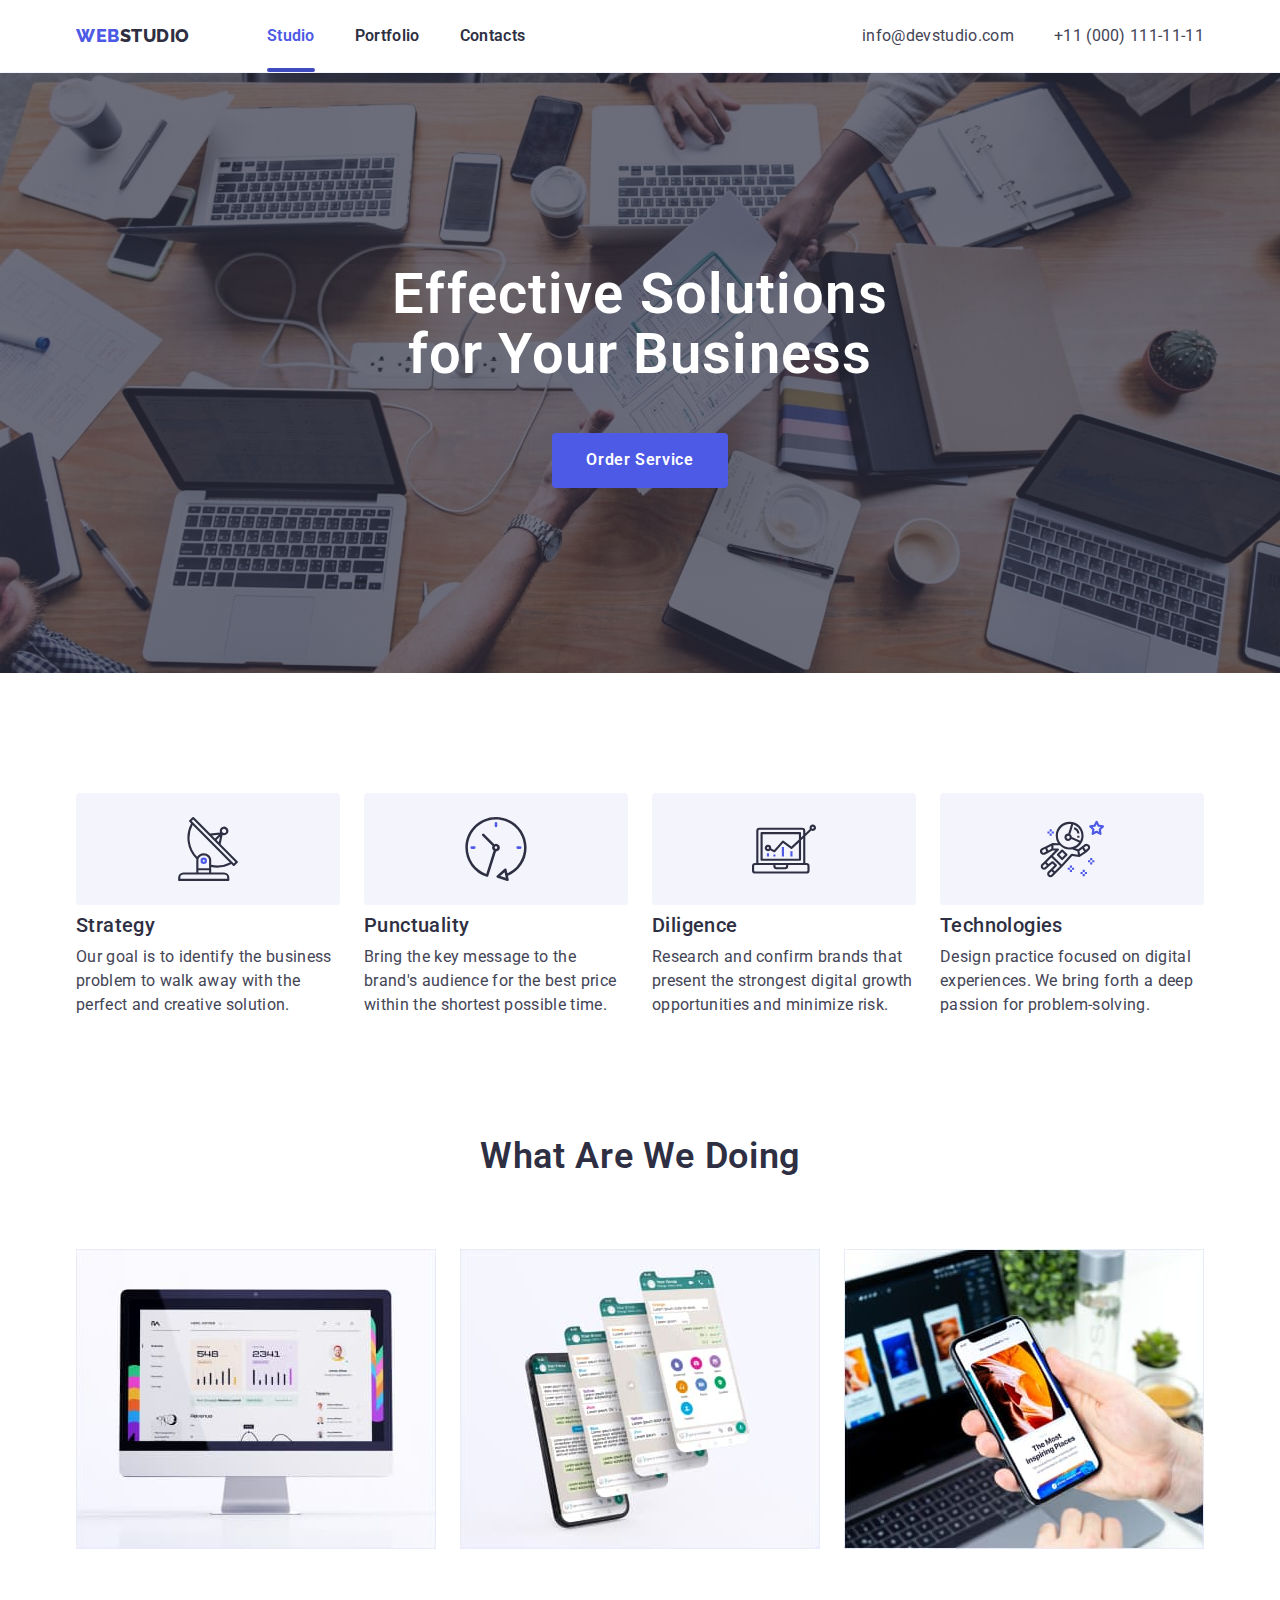
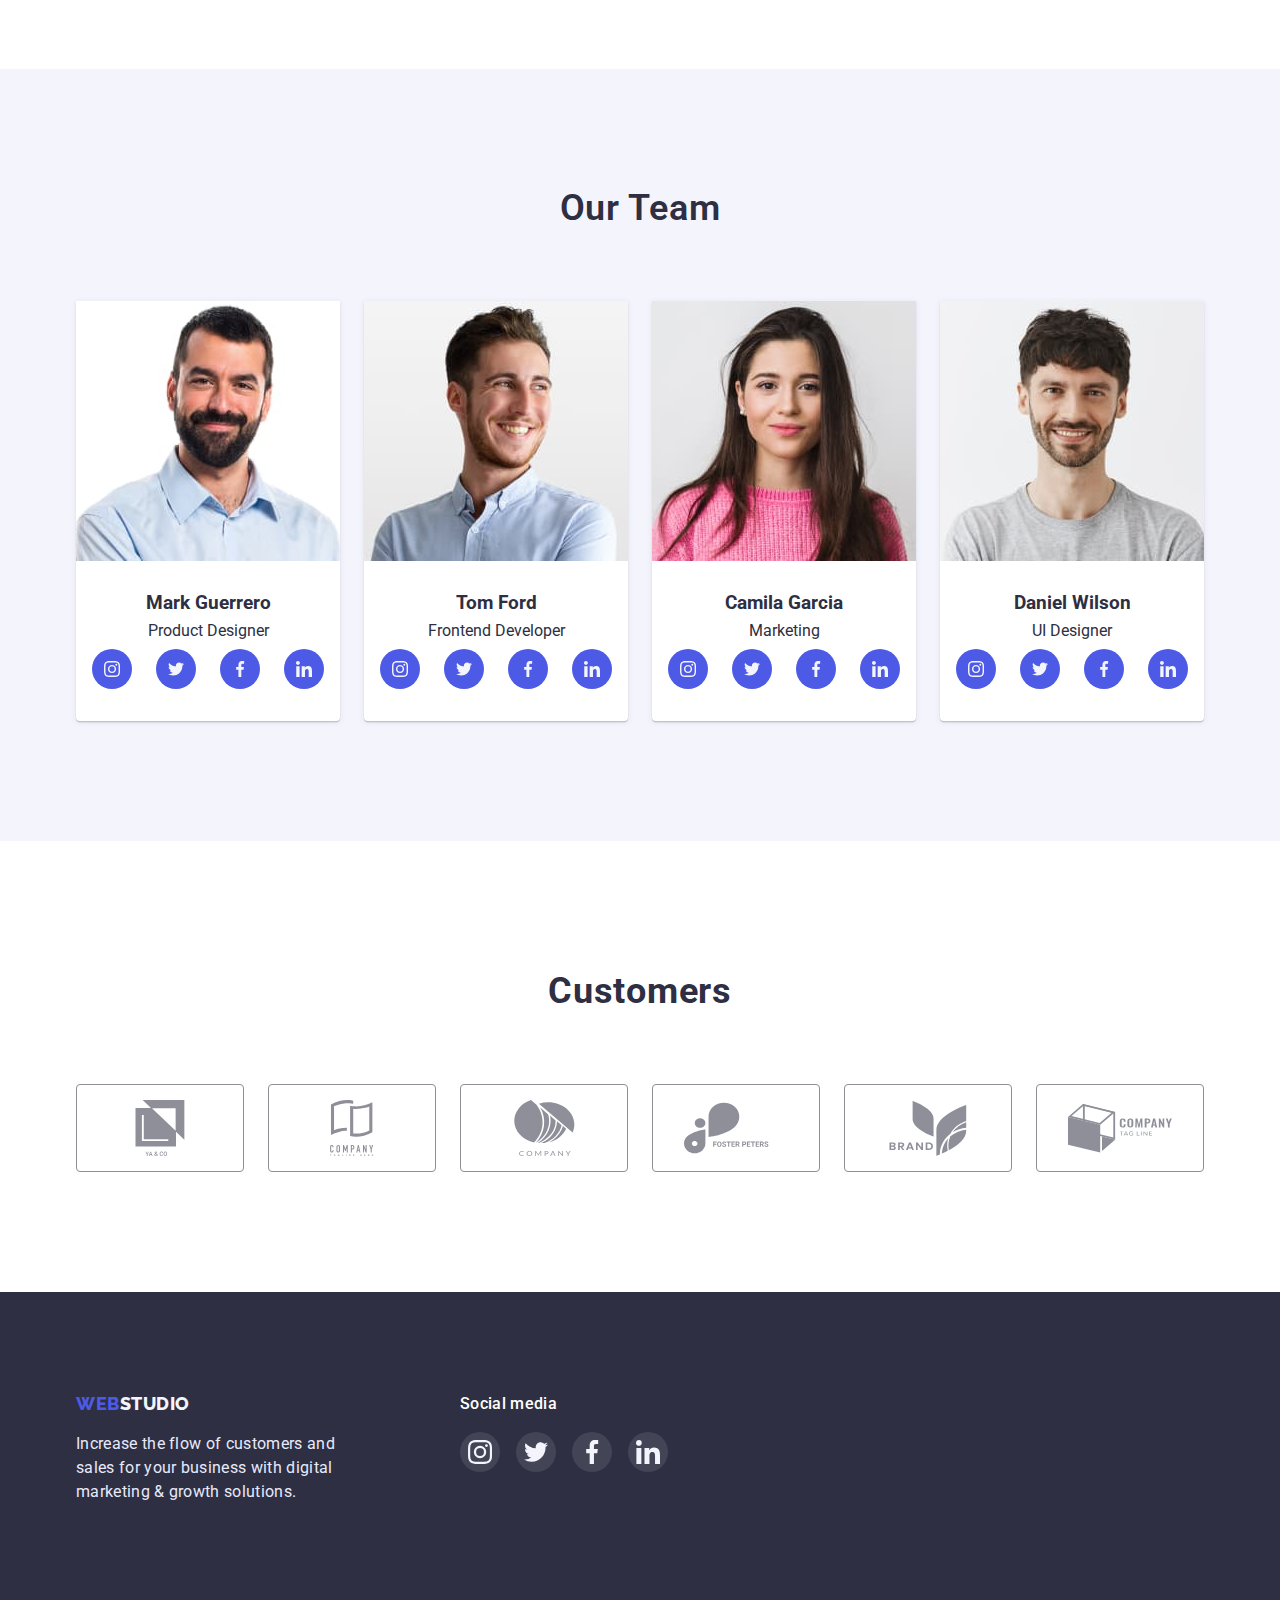
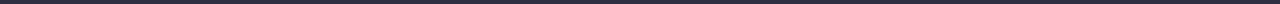
<file: index.html>
<!DOCTYPE html>
<html lang="en">
  <head>
    <meta charset="UTF-8" />
    <meta http-equiv="X-UA-Compatible" content="IE=edge" />
    <meta name="viewport" content="width=device-width, initial-scale=1.0" />
    <title>Webstudio</title>

    <link rel="preconnect" href="https://fonts.googleapis.com" />
    <link rel="preconnect" href="https://fonts.gstatic.com" crossorigin />
    <link
      href="https://fonts.googleapis.com/css2?family=Montserrat:wght@400;700&family=Raleway:wght@800&family=Roboto:wght@400;500;700;900&display=swap"
      rel="stylesheet"
    />
    <link
      rel="stylesheet"
      href="https://cdnjs.cloudflare.com/ajax/libs/modern-normalize/1.1.0/modern-normalize.min.css"
    />

    <link rel="stylesheet" href="./css/styles.css" />
  </head>
  <body>
    <header class="header">
      <div class="main-header container">
        <nav class="div-line">
          <a href="" class="webstudio link">Web<span>studio</span></a>
          <ul class="site-nav list">
            <li class="items">
              <a href="./index.html" class="studio link current">Studio</a>
            </li>
            <li class="items">
              <a href="./portfolio.html" class="portfolio link">Portfolio</a>
            </li>
            <li class="items"><a href="" class="contacts link">Contacts</a></li>
          </ul>
        </nav>
        <ul class="contacts-nav list">
          <li class="items-contacts">
            <a href="mailto:info@devstudio.com" class="mailto link">
              info@devstudio.com</a
            >
          </li>
          <li class="items-contacts">
            <a href="tel:+110001111111" class="tel link">
              +11 (000) 111-11-11</a
            >
          </li>
        </ul>
      </div>
    </header>
    <main>
      <div class="overlay">
        <section class="section-h1">
          <div class="container">
            <h1 class="main-title">Effective Solutions for Your Business</h1>
            <button type="button" class="oder-service-button" data-modal-open>
              Order Service
            </button>
          </div>
        </section>
      </div>
      <section class="section">
        <div class="container">
          <h2 class="visually-hidden">Our skills</h2>
          <ul class="our-skills-list list">
            <li class="skills-items">
              <div class="skills-icons">
                <svg width="64px" height="64px">
                  <use href="./images/icons.svg#icon-antenna"></use>
                </svg>
              </div>
              <h3 class="strategy">Strategy</h3>
              <p class="strategy-paragraph">
                Our goal is to identify the business problem to walk away with
                the perfect and creative solution.
              </p>
            </li>
            <li class="skills-items">
              <div class="skills-icons">
                <svg width="64px" height="64px">
                  <use href="./images/icons.svg#icon-clock"></use>
                </svg>
              </div>
              <h3 class="punctuality">Punctuality</h3>
              <p class="punctuality-paragraph">
                Bring the key message to the brand's audience for the best price
                within the shortest possible time.
              </p>
            </li>
            <li class="skills-items">
              <div class="skills-icons">
                <svg width="64px" height="64px">
                  <use href="./images/icons.svg#icon-diagram"></use>
                </svg>
              </div>
              <h3 class="diligence">Diligence</h3>
              <p class="diligence-paragraph">
                Research and confirm brands that present the strongest digital
                growth opportunities and minimize risk.
              </p>
            </li>
            <li class="skills-items">
              <div class="skills-icons">
                <svg width="64px" height="64px">
                  <use href="./images/icons.svg#icon-astronaut"></use>
                </svg>
              </div>
              <h3 class="technologies">Technologies</h3>
              <p class="technologies-paragraph">
                Design practice focused on digital experiences. We bring forth a
                deep passion for problem-solving.
              </p>
            </li>
          </ul>
        </div>
      </section>
      <section class="section-additional">
        <div class="container">
          <h2 class="services">What Are We Doing</h2>
          <ul class="services-list list">
            <li class="services-items">
              <img
                src="./images/imagine1.jpg"
                alt="img"
                width="360"
                height="300"
              />
            </li>
            <li class="services-items">
              <img
                src="./images/imagine2.jpg"
                alt="img"
                width="360"
                height="300"
              />
            </li>
            <li class="services-items">
              <img
                src="./images/imagine3.jpg"
                alt="img"
                width="360"
                height="300"
              />
            </li>
          </ul>
        </div>
      </section>
      <section class="section-our-team section">
        <div class="container">
          <h2 class="our-team">Our Team</h2>
          <ul class="our-team-list list">
            <li class="our-team-items">
              <img
                src="./images/imgman1.jpg"
                alt="img"
                width="264"
                height="260"
              />
              <div class="staff-main">
                <h3 class="staff">Mark Guerrero</h3>
                <p>Product Designer</p>
                <ul class="our-team-social-list list">
                  <li class="our-team-social-item">
                    <a href="" class="our-team-social-link link">
                      <svg class="our-team-icons" width="16px" height="16px">
                        <use href="./images/icons.svg#icon-instagram"></use>
                      </svg>
                    </a>
                  </li>
                  <li class="our-team-social-item">
                    <a href="" class="our-team-social-link link">
                      <svg class="our-team-icons" width="16px" height="16px">
                        <use href="./images/icons.svg#icon-twitter"></use>
                      </svg>
                    </a>
                  </li>
                  <li class="our-team-social-item">
                    <a href="" class="our-team-social-link link">
                      <svg class="our-team-icons" width="16px" height="16px">
                        <use href="./images/icons.svg#icon-facebook"></use>
                      </svg>
                    </a>
                  </li>
                  <li class="our-team-social-item">
                    <a href="" class="our-team-social-link link">
                      <svg class="our-team-icons" width="16px" height="16px">
                        <use href="./images/icons.svg#icon-linkedin"></use>
                      </svg>
                    </a>
                  </li>
                </ul>
              </div>
            </li>
            <li class="our-team-items">
              <img
                src="./images/imgman2.jpg"
                alt="img"
                width="264"
                height="260"
              />
              <div class="staff-main">
                <h3 class="staff">Tom Ford</h3>
                <p>Frontend Developer</p>
                <ul class="our-team-social-list list">
                  <li class="our-team-social-item">
                    <a href="" class="our-team-social-link link">
                      <svg class="our-team-icons" width="16px" height="16px">
                        <use href="./images/icons.svg#icon-instagram"></use>
                      </svg>
                    </a>
                  </li>
                  <li class="our-team-social-item">
                    <a href="" class="our-team-social-link link">
                      <svg class="our-team-icons" width="16px" height="16px">
                        <use href="./images/icons.svg#icon-twitter"></use>
                      </svg>
                    </a>
                  </li>
                  <li class="our-team-social-item">
                    <a href="" class="our-team-social-link link">
                      <svg class="our-team-icons" width="16px" height="16px">
                        <use href="./images/icons.svg#icon-facebook"></use>
                      </svg>
                    </a>
                  </li>
                  <li class="our-team-social-item">
                    <a href="" class="our-team-social-link link">
                      <svg class="our-team-icons" width="16px" height="16px">
                        <use href="./images/icons.svg#icon-linkedin"></use>
                      </svg>
                    </a>
                  </li>
                </ul>
              </div>
            </li>
            <li class="our-team-items">
              <img
                src="./images/imgwoman.jpg"
                alt="img"
                width="264"
                height="260"
              />
              <div class="staff-main">
                <h3 class="staff">Camila Garcia</h3>
                <p>Marketing</p>
                <ul class="our-team-social-list list">
                  <li class="our-team-social-item">
                    <a href="" class="our-team-social-link link">
                      <svg class="our-team-icons" width="16px" height="16px">
                        <use href="./images/icons.svg#icon-instagram"></use>
                      </svg>
                    </a>
                  </li>
                  <li class="our-team-social-item">
                    <a href="" class="our-team-social-link link">
                      <svg class="our-team-icons" width="16px" height="16px">
                        <use href="./images/icons.svg#icon-twitter"></use>
                      </svg>
                    </a>
                  </li>
                  <li class="our-team-social-item">
                    <a href="" class="our-team-social-link link">
                      <svg class="our-team-icons" width="16px" height="16px">
                        <use href="./images/icons.svg#icon-facebook"></use>
                      </svg>
                    </a>
                  </li>
                  <li class="our-team-social-item">
                    <a href="" class="our-team-social-link link">
                      <svg class="our-team-icons" width="16px" height="16px">
                        <use href="./images/icons.svg#icon-linkedin"></use>
                      </svg>
                    </a>
                  </li>
                </ul>
              </div>
            </li>
            <li class="our-team-items">
              <img
                src="./images/imgman3.jpg"
                alt="img"
                width="264"
                height="260"
              />
              <div class="staff-main">
                <h3 class="staff">Daniel Wilson</h3>
                <p>UI Designer</p>
                <ul class="our-team-social-list list">
                  <li class="our-team-social-item">
                    <a href="" class="our-team-social-link link">
                      <svg class="our-team-icons" width="16px" height="16px">
                        <use href="./images/icons.svg#icon-instagram"></use>
                      </svg>
                    </a>
                  </li>
                  <li class="our-team-social-item">
                    <a href="" class="our-team-social-link link">
                      <svg class="our-team-icons" width="16px" height="16px">
                        <use href="./images/icons.svg#icon-twitter"></use>
                      </svg>
                    </a>
                  </li>
                  <li class="our-team-social-item">
                    <a href="" class="our-team-social-link link">
                      <svg class="our-team-icons" width="16px" height="16px">
                        <use href="./images/icons.svg#icon-facebook"></use>
                      </svg>
                    </a>
                  </li>
                  <li class="our-team-social-item">
                    <a href="" class="our-team-social-link link">
                      <svg class="our-team-icons" width="16px" height="16px">
                        <use href="./images/icons.svg#icon-linkedin"></use>
                      </svg>
                    </a>
                  </li>
                </ul>
              </div>
            </li>
          </ul>
        </div>
      </section>
      <section class="customers">
        <div class="container">
          <h2 class="customers-title">Customers</h2>
          <ul class="customers-list list">
            <li class="customers-item">
              <a href="" class="customers-link link">
                <svg class="customers-icons" width="104px" height="56px">
                  <use href="./images/icons.svg#icon-yago"></use>
                </svg>
              </a>
            </li>
            <li class="customers-item">
              <a href="" class="customers-link link">
                <svg class="customers-icons" width="104px" height="56px">
                  <use href="./images/icons.svg#icon-company-1"></use>
                </svg>
              </a>
            </li>
            <li class="customers-item">
              <a href="" class="customers-link link">
                <svg class="customers-icons" width="104px" height="56px">
                  <use href="./images/icons.svg#icon-company-2"></use>
                </svg>
              </a>
            </li>
            <li class="customers-item">
              <a href="" class="customers-link link">
                <svg class="customers-icons" width="104px" height="56px">
                  <use href="./images/icons.svg#icon-foster"></use>
                </svg>
              </a>
            </li>
            <li class="customers-item">
              <a href="" class="customers-link link">
                <svg class="customers-icons" width="104px" height="56px">
                  <use href="./images/icons.svg#icon-brand"></use>
                </svg>
              </a>
            </li>
            <li class="customers-item">
              <a href="" class="customers-link link">
                <svg class="customers-icons" width="104px" height="56px">
                  <use href="./images/icons.svg#icon-company-3"></use>
                </svg>
              </a>
            </li>
          </ul>
        </div>
      </section>
    </main>
    <footer class="webstudio-background">
      <div class="container">
        <div class="footer-addition">
          <div class="footer-description">
            <a href="" class="webstudio-down link"> <span>Web</span>studio</a>
            <p class="p-webstudio">
              Increase the flow of customers and sales for your business with
              digital marketing & growth solutions.
            </p>
          </div>
          <div class="footer-social-media">
            <p class="footer-title">Social media</p>
            <ul class="footer-list list">
              <li class="footer-item">
                <a href="" class="footer-link link">
                  <svg class="footer-icons" width="24px" height="24px">
                    <use href="./images/icons.svg#icon-instagram"></use>
                  </svg>
                </a>
              </li>
              <li class="footer-item">
                <a href="" class="footer-link link">
                  <svg class="footer-icons" width="24px" height="24px">
                    <use href="./images/icons.svg#icon-twitter"></use>
                  </svg>
                </a>
              </li>
              <li class="footer-item">
                <a href="" class="footer-link link">
                  <svg class="footer-icons" width="24px" height="24px">
                    <use href="./images/icons.svg#icon-facebook"></use>
                  </svg>
                </a>
              </li>
              <li class="footer-item">
                <a href="" class="footer-link link">
                  <svg class="footer-icons" width="24px" height="24px">
                    <use href="./images/icons.svg#icon-linkedin"></use>
                  </svg>
                </a>
              </li>
            </ul>
          </div>
        </div>
      </div>
    </footer>

    <div class="backdrop is-hidden" data-modal>
      <div class="modal">
        <button type="button" class="modal-btn-close" data-modal-close>
          <svg class="modal-close-svg" width="8px" height="8px">
            <use
              class="modal-close-icon"
              href="./images/close-black.svg#icon-close-black"
            ></use>
          </svg>
        </button>
      </div>
    </div>

    <script src="./js/modal.js"></script>
  </body>
</html>
</file>
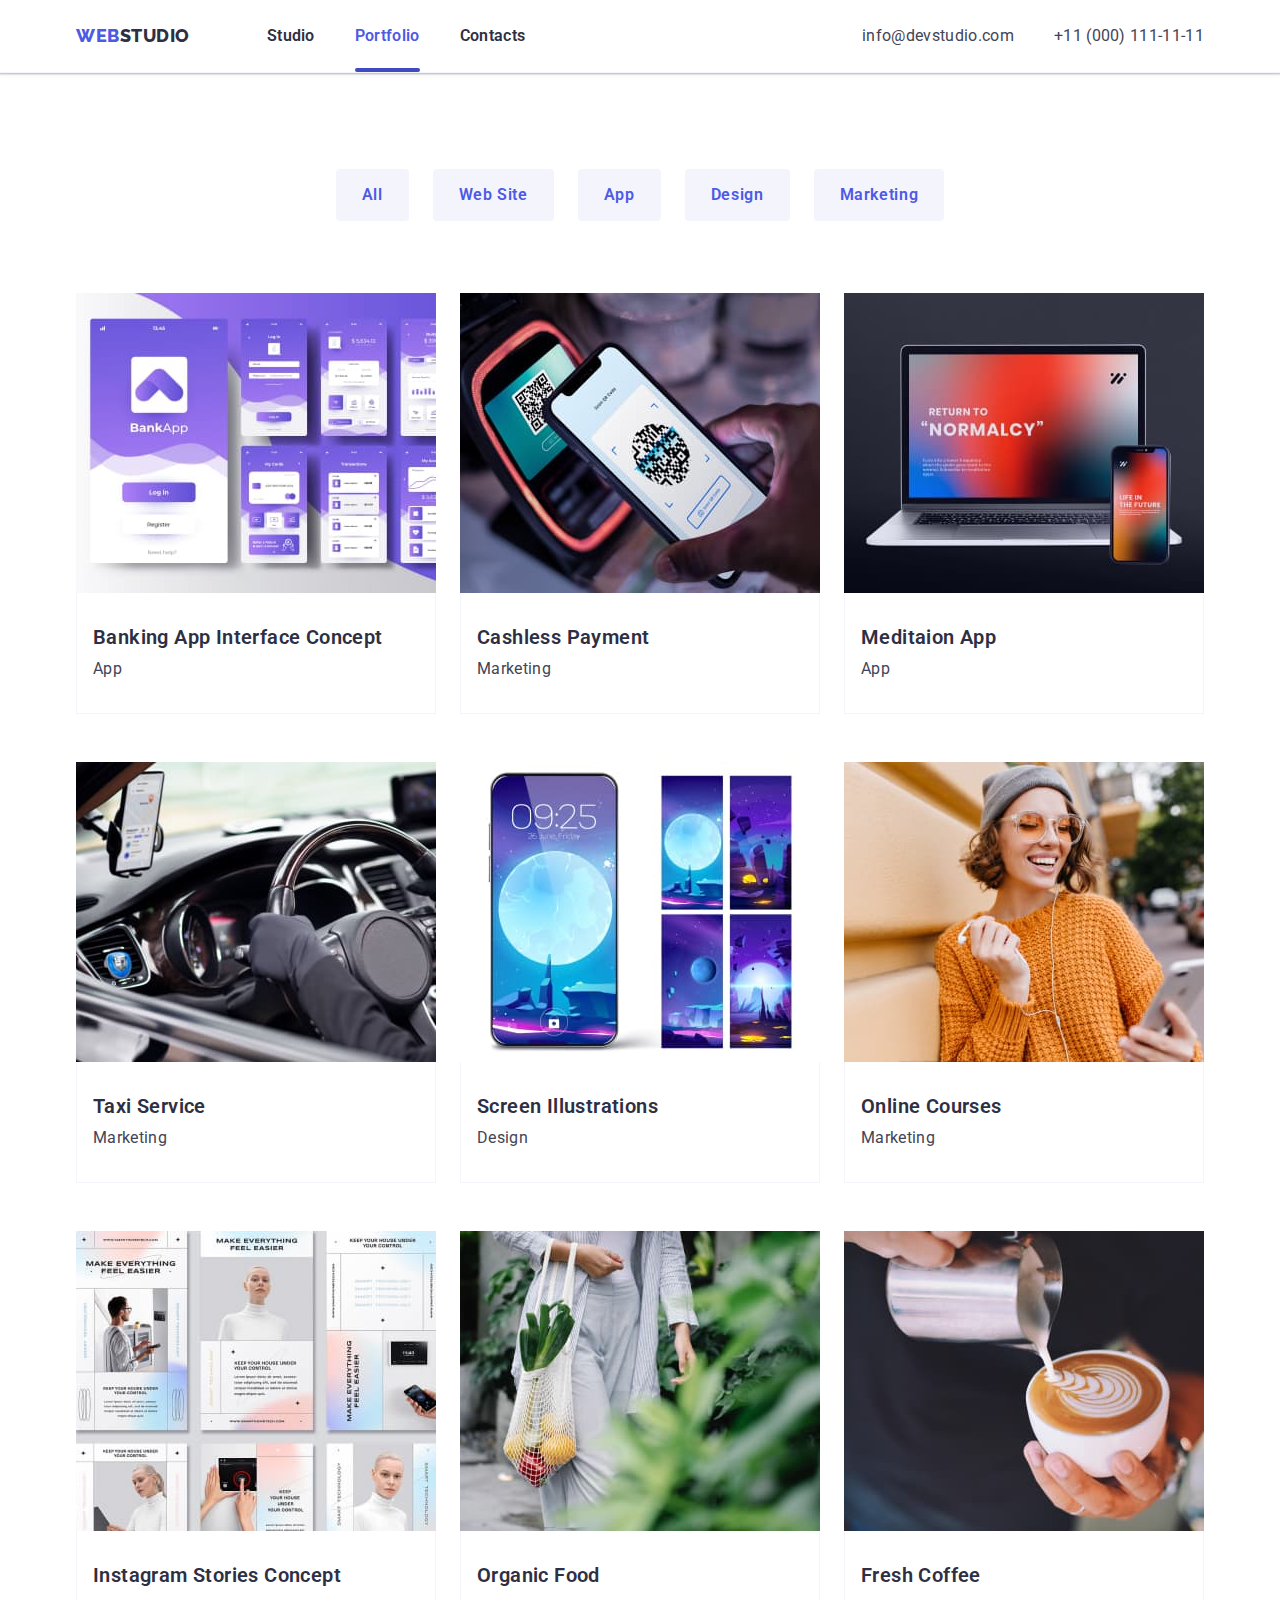
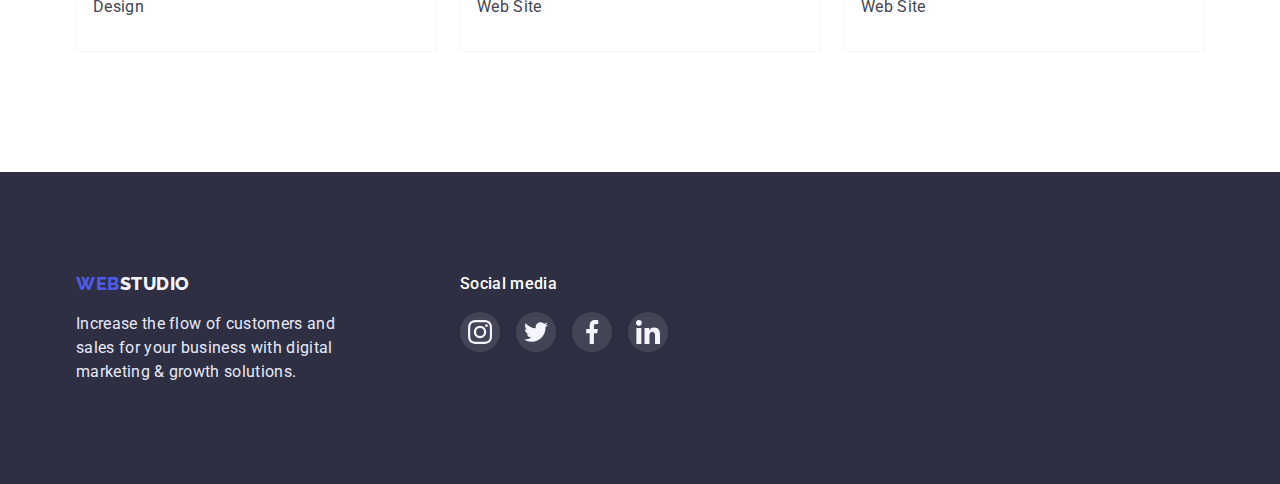
<file: portfolio.html>
<!DOCTYPE html>
<html lang="en">
  <head>
    <meta charset="UTF-8" />
    <meta http-equiv="X-UA-Compatible" content="IE=edge" />
    <meta name="viewport" content="width=device-width, initial-scale=1.0" />
    <title>Webstudio</title>

    <link rel="preconnect" href="https://fonts.googleapis.com" />
    <link rel="preconnect" href="https://fonts.gstatic.com" crossorigin />
    <link
      href="https://fonts.googleapis.com/css2?family=Montserrat:wght@400;700&family=Raleway:wght@800&family=Roboto:wght@400;500;700;900&display=swap"
      rel="stylesheet"
    />
<link rel="stylesheet" href="https://cdnjs.cloudflare.com/ajax/libs/modern-normalize/1.1.0/modern-normalize.min.css">

    <link rel="stylesheet" href="./css/styles.css" />
  </head>
  <body>
    <header class="header">
      <div class="main-header container">
      <nav class="div-line">
        <a href="" class="webstudio link">Web<span>studio</span></a>
        <ul class=" site-nav list">
          <li class="items"><a href="./index.html" class="studio link">Studio</a></li>
          <li class="items">
            <a href="./portfolio.html" class="portfolio link current">Portfolio</a>
          </li>
          <li class="items"><a href="" class="contacts link">Contacts</a></li>
        </ul>
        </nav>
      <ul class=" contacts-nav list">
        <li class="items-contacts">
          <a href="mailto:info@devstudio.com" class="mailto link"
            >info@devstudio.com</a
          >
        </li>
        <li class="items-contacts">
          <a href="tel:+110001111111" class="tel link">+11 (000) 111-11-11</a>
        </li>
      </ul>
      </div>
    </header>

    <main>
      <section class="main-section">
        <div class="container">
        <h1 class="visually-hidden">Portfolio</h1>
        <ul class="portfolio-list list">
          <li class="portfolio-items"><button type="button" class="all-button">All</button></li>
          <li class="portfolio-items">
            <button type="button" class="website-button">Web Site</button>
          </li>
          <li class="portfolio-items"><button type="button" class="app-button">App</button></li>
          <li class="portfolio-items"><button type="button" class="design-button">Design</button></li>
          <li class="portfolio-items">
            <button type="button" class="marketing-button">Marketing</button>
          </li>
        </ul>
        <ul class=" list suggestion-list">
          <li class="suggestion-elements">
            <a href="" class=" suggestion link">
              <div class="portfolio-animation">
              <img
                src="./images/hw-2/banking-app-interface-concept.jpg"
                alt="img"
                width="360"
                height="300"
              />
              <div class="portfolio-overlay">
                <p>14 Stylish and User-Friendly App Design Concepts · Task Manager App 
                  · Calorie Tracker App · Exotic Fruit Ecommerce App · Cloud Storage App</p>
              </div>
              </div>
              <div class="main-suggestions">
              <h2 class="suggestions">Banking App Interface Concept</h2>
              <p class="suggestions-paragraph">App</p>
              </div>
            </a>
          </li>
          <li class="suggestion-elements">
            <a href="" class=" suggestion link">
              <div class="portfolio-animation">
              <img
                src="./images/hw-2/cashless-payment.jpg"
                alt="img"
                width="360"
                height="300"
              />
              <div class="portfolio-overlay">
                <p>
                  14 Stylish and User-Friendly App Design Concepts · Task Manager App 
                  · Calorie Tracker App · Exotic Fruit Ecommerce App · Cloud Storage App
              </p>
            </div>
              </div>
              <div class="main-suggestions">
              <h2 class="suggestions">Cashless Payment</h2>
              <p class="suggestions-paragraph">Marketing</p>
              </div>
            </a>
          </li>
          <li class="suggestion-elements">
            <a href="" class=" suggestion link">
              <div class="portfolio-animation">
              <img
                src="./images/hw-2/meditaion-app.jpg"
                alt="img"
                width="360"
                height="300"
              />
              <div class="portfolio-overlay">
                <p>
                  14 Stylish and User-Friendly App Design Concepts · Task Manager App 
                  · Calorie Tracker App · Exotic Fruit Ecommerce App · Cloud Storage App
              </p>
            </div>
            </div>
              <div class="main-suggestions">
              <h2 class="suggestions">Meditaion App</h2>
              <p class="suggestions-paragraph">App</p>
              </div>
            </a>
          </li>
          <li class="suggestion-elements">
            <a href="" class=" suggestion link">
              <div class="portfolio-animation">
              <img
                src="./images/hw-2/taxi-servece.jpg"
                alt="img"
                width="360"
                height="300"
              />
              <div class="portfolio-overlay">
                <p>
                14 Stylish and User-Friendly App Design Concepts · Task Manager App 
                · Calorie Tracker App · Exotic Fruit Ecommerce App · Cloud Storage App
                </p>
              </div>
              </div>
              <div class="main-suggestions">
              <h2 class="suggestions">Taxi Service</h2>
              <p class="suggestions-paragraph">Marketing</p>
              </div>
            </a>
          </li>
          <li class="suggestion-elements">
            <a href="" class=" suggestion link">
              <div class="portfolio-animation">
              <img
                src="./images/hw-2/screen-illustrations.jpg"
                alt="img"
                width="360"
                height="300"
              />
              <div class="portfolio-overlay">
                <p>
                  14 Stylish and User-Friendly App Design Concepts · Task Manager App 
                  · Calorie Tracker App · Exotic Fruit Ecommerce App · Cloud Storage App
                </p>
              </div>
              </div>
              <div class="main-suggestions">
              <h2 class="suggestions">Screen Illustrations</h2>
              <p class="suggestions-paragraph">Design</p>
              </div>
            </a>
          </li>
          <li class="suggestion-elements">
            <a href="" class=" suggestion link">
              <div class="portfolio-animation">
              <img
                src="./images/hw-2/online-courses.jpg"
                alt="img"
                width="360"
                height="300"
              />
              <div class="portfolio-overlay">
                <p>
                  14 Stylish and User-Friendly App Design Concepts · Task Manager App 
                  · Calorie Tracker App · Exotic Fruit Ecommerce App · Cloud Storage App
                </p>
              </div>
              </div>
              <div class="main-suggestions">
              <h2 class="suggestions">Online Courses</h2>
              <p class="suggestions-paragraph">Marketing</p>
              </div>
            </a>
          </li>
          <li class="suggestion-elements">
            <a href="" class=" suggestion link">
              <div class="portfolio-animation">
              <img
                src="./images/hw-2/instagram-stories-concept.jpg"
                alt="img"
                width="360"
                height="300"
              />
              <div class="portfolio-overlay">
                <p>
                  14 Stylish and User-Friendly App Design Concepts · Task Manager App 
                  · Calorie Tracker App · Exotic Fruit Ecommerce App · Cloud Storage App
                </p>
              </div>
              </div>
              <div class="main-suggestions">
              <h2 class="suggestions">Instagram Stories Concept</h2>
              <p class="suggestions-paragraph">Design</p>
              </div>
            </a>
          </li>
          <li class="suggestion-elements">
            <a href="" class=" suggestion link">
              <div class="portfolio-animation">
              <img
                src="./images/hw-2/organic-food.jpg"
                alt="img"
                width="360"
                height="300"
              />
              <div class="portfolio-overlay">
                <p>
                  14 Stylish and User-Friendly App Design Concepts · Task Manager App 
                  · Calorie Tracker App · Exotic Fruit Ecommerce App · Cloud Storage App
                </p>
              </div>
              </div>
              <div class="main-suggestions">
              <h2 class="suggestions">Organic Food</h2>
              <p class="suggestions-paragraph">Web Site</p>
              </div>
            </a>
          </li>
          <li class="suggestion-elements">
            <a href="" class=" suggestion link">
              <div class="portfolio-animation">
              <img
                src="./images/hw-2/fresh-coffe.jpg"
                alt="img"
                width="360"
                height="300"
              />
              <div class="portfolio-overlay">
                <p>
                  14 Stylish and User-Friendly App Design Concepts · Task Manager App 
                  · Calorie Tracker App · Exotic Fruit Ecommerce App · Cloud Storage App
                </p>
              </div>
              </div>
              <div class="main-suggestions">
              <h2 class="suggestions">Fresh Coffee</h2>
              <p class="suggestions-paragraph">Web Site</p>
              </div>
            </a>
          </li>
        </ul>
      </section>
    </main>

    <footer class="webstudio-background">
     <div class="container">
        <div class="footer-addition">
          <div class="footer-description">
            <a href="" class="webstudio-down link"> <span>Web</span>studio</a>
            <p class="p-webstudio">
              Increase the flow of customers and sales for your business with
              digital marketing & growth solutions.
            </p>
          </div>
          <div class="footer-social-media">
            <p class="footer-title">Social media</p>
            <ul class="footer-list list">
              <li class="footer-item">
                <a href="" class="footer-link link">
                  <svg class="footer-icons" width="24px" height="24px">
                    <use href="./images/icons.svg#icon-instagram"></use>
                  </svg>
                </a>
              </li>
              <li class="footer-item">
                <a href="" class="footer-link link">
                  <svg class="footer-icons" width="24px" height="24px">
                    <use href="./images/icons.svg#icon-twitter"></use>
                  </svg>
                </a>
              </li>
              <li class="footer-item">
                <a href="" class="footer-link link">
                  <svg class="footer-icons" width="24px" height="24px">
                    <use href="./images/icons.svg#icon-facebook"></use>
                  </svg>
                </a>
              </li>
              <li class="footer-item">
                <a href="" class="footer-link link">
                  <svg class="footer-icons" width="24px" height="24px">
                    <use href="./images/icons.svg#icon-linkedin"></use>
                  </svg>
                </a>
              </li>
            </ul>
          </div>
        </div>
      </div>
    </footer>

   


  </body>
</html>
</file>
<file: css/styles.css>
html {
  box-sizing: border-box;
}
*,
* ::before,
* ::after {
  box-sizing: inherit;
}

:root {
  --main-color: #2e2f42;
  --background-color: #f4f4fd;
  --button-color: #4d5ae5;
  --addition-color: #434455;
  --letter-spacing: 0.02em;
}

p,
h1,
h2,
h3,
h4,
h5,
h6 {
  margin: 0;
}

ul {
  margin: 0;
  padding-left: 0;
}

body {
  font-family: "Roboto", sans-serif;
  color: var(--main-color);
}

.header {
  border-bottom: 0.5px solid #f4f4fd;
  box-shadow: 0px 2px 1px rgba(46, 47, 66, 0.08),
    0px 1px 1px rgba(46, 47, 66, 0.16), 0px 1px 6px rgba(46, 47, 66, 0.08);
}

img {
  display: block;
  width: 100%;
  height: auto;
}

.main-header {
  display: flex;
  justify-content: space-between;
  align-items: center;
}

.site-nav {
  display: flex;
  margin-left: 77px;
}

.site-nav .items:not(:last-child) {
  margin-right: 40px;
}

.contacts-nav {
  display: flex;
  margin-left: auto;
}
.contacts-nav .items-contacts:not(:last-child) {
  margin-right: 40px;
}
.div-line {
  display: flex;
  align-items: center;
}

.list {
  list-style: none;
}
.link {
  text-decoration: none;
}

.items {
  position: relative;
  display: block;
  padding-top: 24px;
  padding-bottom: 24px;
}

.items::after {
  content: "";
  position: absolute;
  left: 0;
  bottom: 0;
  display: block;
  width: 100%;
  height: 4px;
  background-color: #404bbf;
  border-radius: 2px;
  transform: scaleX(0);
  transition: transform 250ms cubic-bezier(0.4, 0, 0.2, 1),
    opacity 250ms cubic-bezier(0.4, 0, 0.2, 1);
}

.items:hover::after {
  transform: scaleX(1);
}

.main-section {
  padding-top: 96px;
  padding-bottom: 120px;
}

.all-button {
  font-weight: 600;
  font-size: 16px;
  line-height: 1.5;
  letter-spacing: 0.04em;
  color: var(--button-color);
  background-color: var(--background-color);
  cursor: pointer;

  display: inline-block;
  min-width: 69px;
  padding-left: 24px;
  padding-right: 24px;
  padding-top: 12px;
  padding-bottom: 12px;
  border-radius: 4px;
  border-color: transparent;
  transition: background-color 250ms cubic-bezier(0.4, 0, 0.2, 1),
    box-shadow 250ms cubic-bezier(0.4, 0, 0.2, 1),
    color 250ms cubic-bezier(0.4, 0, 0.2, 1),
    border-color 250ms cubic-bezier(0.4, 0, 0.2, 1);
}
.all-button:hover,
.all-button:focus {
  background-color: #404bbf;
  color: #ffffff;
  box-shadow: 0px 3px 1px rgba(0, 0, 0, 0.1), 0px 2px 1px rgba(0, 0, 0, 0.08),
    0px 2px 2px rgba(0, 0, 0, 0.12);
}

.website-button {
  font-weight: 600;
  font-size: 16px;
  line-height: 1.5;
  letter-spacing: 0.04em;
  color: var(--button-color);
  background-color: var(--background-color);
  cursor: pointer;

  display: inline-block;
  min-width: 116px;
  padding: 12px 24px;
  border-radius: 4px;
  border-color: transparent;
  align-items: center;
  transition: background-color 250ms cubic-bezier(0.4, 0, 0.2, 1),
    box-shadow 250ms cubic-bezier(0.4, 0, 0.2, 1),
    color 250ms cubic-bezier(0.4, 0, 0.2, 1),
    border-color 250ms cubic-bezier(0.4, 0, 0.2, 1);
}

.website-button:hover,
.website-button:focus {
  background-color: #404bbf;
  color: #ffffff;
  box-shadow: 0px 3px 1px rgba(0, 0, 0, 0.1), 0px 2px 1px rgba(0, 0, 0, 0.08),
    0px 2px 2px rgba(0, 0, 0, 0.12);
}

.app-button {
  font-weight: 600;
  font-size: 16px;
  line-height: 1.5;
  letter-spacing: 0.04em;
  color: var(--button-color);
  background-color: var(--background-color);
  cursor: pointer;

  display: inline-block;
  min-width: 78px;
  padding: 12px 24px;
  border-radius: 4px;
  border-color: transparent;
  transition: background-color 250ms cubic-bezier(0.4, 0, 0.2, 1),
    box-shadow 250ms cubic-bezier(0.4, 0, 0.2, 1),
    color 250ms cubic-bezier(0.4, 0, 0.2, 1),
    border-color 250ms cubic-bezier(0.4, 0, 0.2, 1);
}

.portfolio-list {
  display: flex;
  margin-bottom: 72px;
  justify-content: center;
}
.portfolio-list .portfolio-items:not(:last-child) {
  margin-right: 24px;
}

.app-button:hover,
.app-button:focus {
  background-color: #404bbf;
  color: #ffffff;
  box-shadow: 0px 3px 1px rgba(0, 0, 0, 0.1), 0px 2px 1px rgba(0, 0, 0, 0.08),
    0px 2px 2px rgba(0, 0, 0, 0.12);
}

.design-button {
  font-weight: 600;
  font-size: 16px;
  line-height: 1.5;
  letter-spacing: 0.04em;
  color: var(--button-color);
  background-color: var(--background-color);
  cursor: pointer;

  display: inline-block;
  min-width: 101px;
  padding: 12px 24px;
  border-radius: 4px;
  border-color: transparent;
  transition: background-color 250ms cubic-bezier(0.4, 0, 0.2, 1),
    box-shadow 250ms cubic-bezier(0.4, 0, 0.2, 1),
    color 250ms cubic-bezier(0.4, 0, 0.2, 1),
    border-color 250ms cubic-bezier(0.4, 0, 0.2, 1);
}

.design-button:hover,
.design-button:focus {
  background-color: #404bbf;
  color: #ffffff;
  box-shadow: 0px 3px 1px rgba(0, 0, 0, 0.1), 0px 2px 1px rgba(0, 0, 0, 0.08),
    0px 2px 2px rgba(0, 0, 0, 0.12);
}

.marketing-button {
  font-weight: 600;
  font-size: 16px;
  line-height: 1.5;
  letter-spacing: 0.04em;
  color: var(--button-color);
  background-color: var(--background-color);
  cursor: pointer;

  display: inline-block;
  min-width: 126px;
  padding: 12px 24px;
  border-radius: 4px;
  border-color: transparent;
  transition: background-color 250ms cubic-bezier(0.4, 0, 0.2, 1),
    box-shadow 250ms cubic-bezier(0.4, 0, 0.2, 1),
    color 250ms cubic-bezier(0.4, 0, 0.2, 1),
    border-color 250ms cubic-bezier(0.4, 0, 0.2, 1);
}

.marketing-button:hover,
.marketing-button:focus {
  background-color: #404bbf;
  color: #ffffff;
  box-shadow: 0px 3px 1px rgba(0, 0, 0, 0.1), 0px 2px 1px rgba(0, 0, 0, 0.08),
    0px 2px 2px rgba(0, 0, 0, 0.12);
}

.webstudio {
  font-family: "Raleway";
  font-style: normal;
  font-weight: 800;
  font-size: 18px;
  line-height: 1.33;
  letter-spacing: 0.03em;
  text-transform: uppercase;
  color: #4d5ae5;
}
.webstudio > span {
  font-family: "Raleway";
  font-weight: 800;
  font-size: 18px;
  line-height: 1.33;
  letter-spacing: 0.03em;
  color: var(--main-color);
}

.studio {
  font-weight: 600;
  font-size: 16px;
  line-height: 1.5;
  letter-spacing: var(--letter-spacing);
  color: var(--main-color);
  transition: color 250ms cubic-bezier(0.4, 0, 0.2, 1);
}
.studio:hover,
.studio:focus {
  color: #4d5ae5;
}

.portfolio {
  font-weight: 600;
  font-size: 16px;
  line-height: 1.5;
  letter-spacing: var(--letter-spacing);
  color: var(--main-color);
  transition: color 250ms cubic-bezier(0.4, 0, 0.2, 1);
}

.portfolio:hover,
.portfolio:focus {
  color: #4d5ae5;
}

.contacts {
  font-weight: 600;
  font-size: 16px;
  line-height: 1.5;
  letter-spacing: var(--letter-spacing);
  color: var(--main-color);
  transition: color 250ms cubic-bezier(0.4, 0, 0.2, 1);
}

.contacts:hover,
.contacts:focus {
  color: #4d5ae5;
}

.current::after {
  content: "";
  position: absolute;
  left: 0;
  bottom: 0;
  display: block;
  width: 100%;
  height: 4px;
  background-color: #404bbf;
  border-radius: 2px;
  opacity: 1;
}
.current.studio {
  color: #4d5ae5;
}
.current.portfolio {
  color: #4d5ae5;
}

.mailto {
  font-size: 16px;
  line-height: 1.5;
  letter-spacing: var(--letter-spacing);
  color: var(--addition-color);
  transition: color 250ms cubic-bezier(0.4, 0, 0.2, 1);
}
.mailto:hover,
.mailto:focus {
  color: #4d5ae5;
  transition: color 250ms cubic-bezier(0.4, 0, 0.2, 1);
}
.tel {
  font-size: 16px;
  line-height: 1.5;
  letter-spacing: var(--letter-spacing);
  color: var(--addition-color);
  transition: color 250ms cubic-bezier(0.4, 0, 0.2, 1);
}
.tel:hover,
.tel:focus {
  color: #4d5ae5;
}
.p-webstudio {
  font-size: 16px;
  line-height: 1.5;
  letter-spacing: var(--letter-spacing);
  color: #e7e9fc;
  margin-top: 16px;
  width: 264px;
}

.suggestion-list {
  display: flex;
  flex-wrap: wrap;
}

.suggestion-elements {
  position: relative;
  overflow: hidden;
  width: 360px;
  margin-right: 24px;
  margin-bottom: 48px;
}

.suggestion-elements:nth-child(3n) {
  margin-right: 0px;
}

.suggestion-elements:nth-last-child(-n + 3) {
  margin-bottom: 0px;
}

.suggestions {
  font-weight: 600;
  font-size: 20px;
  line-height: 1.2;
  letter-spacing: var(--letter-spacing);
  color: var(--main-color);
  margin-bottom: 8px;
}
.suggestions-paragraph {
  font-size: 16px;
  line-height: 1.5;
  letter-spacing: var(--letter-spacing);
  color: var(--addition-color);
}

.main-suggestions {
  padding-bottom: 32px;
  padding-left: 16px;
  padding-top: 32px;
  border-left: 0.5px solid #f4f4fd;
  border-bottom: 0.5px solid #f4f4fd;
  border-right: 0.5px solid #f4f4fd;
  box-shadow: 0px 1px 6px rgba(46, 47, 66, 0.08);
}

.suggestion:hover {
  box-shadow: 0 1px 6px rgb(46 47 66 / 8%);
}
.suggestion {
  display: block;
  transition: box-shadow 250ms cubic-bezier(0.4, 0, 0.2, 1);
}
.suggestion-elements:hover {
  box-shadow: 0 1px 6px rgb(46 47 66 / 8%), 0 1px 1px rgb(46 47 66 / 16%),
    0 2px 1px rgb(46 47 66 / 8%);
}

.portfolio-animation {
  position: relative;
  overflow: hidden;
}

.portfolio-overlay {
  position: absolute;
  top: 0;
  left: 0;
  width: 100%;
  height: 100%;
  background-color: #4d5ae5;
  color: #ffffff;
  padding: 40px 32px;
  overflow: auto;
  transform: translateY(100%);
  transition: transform 250ms cubic-bezier(0.4, 0, 0.2, 1);
  font-weight: 400;
  font-size: 16px;
  line-height: 1.5;
}

.suggestion-elements:hover .portfolio-overlay {
  transform: translateY(0%);
  transition: transform 250ms cubic-bezier(0.4, 0, 0.2, 1);
}

.webstudio-down {
  font-family: "Raleway";
  font-weight: 800;
  font-size: 18px;
  line-height: 1.33;
  letter-spacing: 0.03em;
  text-transform: uppercase;
  color: #f4f4fd;
}
.webstudio-background {
  background-color: var(--main-color);
  padding-top: 100px;
  padding-bottom: 100px;
}

.webstudio-down > span {
  font-family: "Raleway";
  font-style: normal;
  font-weight: 800;
  font-size: 18px;
  line-height: 1.16;
  letter-spacing: 0.03em;
  text-transform: uppercase;
  color: #4d5ae5;
}

.oder-service-button {
  font-weight: 600;
  font-size: 16px;
  line-height: 1.18;
  letter-spacing: 0.04em;
  color: #ffffff;
  background-color: #4d5ae5;
  cursor: pointer;

  display: inline-block;
  min-width: 170px;
  padding-left: 32px;
  padding-right: 32px;
  padding-top: 16px;
  padding-bottom: 16px;
  border-radius: 4px;
  border-color: transparent;
  transition: background-color 250ms cubic-bezier(0.4, 0, 0.2, 1);
}

.oder-service-button:hover,
.oder-service-button:focus {
  background-color: #404bbf;
}

.overlay {
  max-width: 1440px;
  height: 600px;
  margin-left: auto;
  margin-right: auto;
  background-color: var(--addition-color);
  background-image: linear-gradient(
      to right,
      rgba(46, 47, 66, 0.7),
      rgba(46, 47, 66, 0.7)
    ),
    url(../images/hw4/main\ background.jpg);
  background-repeat: no-repeat;
  background-position: center;
  background-size: cover;
}
.section-h1 {
  padding-top: 192px;
  padding-bottom: 192px;
  text-align: center;
}

.main-title {
  width: 496px;
  text-align: center;
  color: #ffffff;
  font-weight: 600;
  font-size: 56px;
  line-height: 1.07;
  letter-spacing: var(--letter-spacing);

  margin-bottom: 48px;
  margin-left: auto;
  margin-right: auto;
}
.section-our-team {
  background-color: #f4f4fd;
}
.visually-hidden {
  position: absolute;
  white-space: nowrap;
  width: 1px;
  height: 1px;
  overflow: hidden;
  border: 0;
  padding: 0;
  clip: rect(0 0 0 0);
  clip-path: inset(50%);
  margin: -1px;
}

.customers {
  padding-top: 130px;
  padding-bottom: 120px;
}
.customers-title {
  font-weight: 700;
  font-size: 36px;
  text-align: center;
  color: var(--main-color);
  letter-spacing: var(--letter-spacing);
  text-transform: capitalize;
  margin-bottom: 72px;
}

.customers-list {
  display: flex;
  gap: 24px;
  justify-content: center;
}

.customers-item {
  width: 168px;
  height: 88px;
}
.customers-link {
  width: 100%;
  height: 100%;
  display: flex;
  align-items: center;
  justify-content: center;
  border: 1px solid #8e8f99;
  border-radius: 4px;
  transition: border-color 250ms cubic-bezier(0.4, 0, 0.2, 1);
}

.customers-link:hover .customers-icons {
  fill: #404bbf;
}
.customers-link:hover {
  border-color: #404bbf;
}
.customers-icons {
  fill: #8e8f99;
  transition: fill 250ms cubic-bezier(0.4, 0, 0.2, 1);
}
.customers-icons:hover {
  fill: #404bbf;
}

.our-skills-list {
  display: flex;
}

.our-skills-list .skills-items:not(:last-child) {
  margin-right: 24px;
}

.skills-icons {
  background-color: #f4f4fd;
  border-radius: 4px;
  height: 112px;
  margin-bottom: 8px;
  display: flex;
  justify-content: center;
  align-items: center;
}

.strategy {
  font-weight: 500;
  font-size: 20px;
  line-height: 1.2;
  letter-spacing: var(--letter-spacing);
  color: var(--main-color);
  margin-bottom: 8px;
}
.punctuality {
  font-weight: 500;
  font-size: 20px;
  line-height: 1.2;
  letter-spacing: var(--letter-spacing);
  color: var(--main-color);
  margin-bottom: 8px;
}
.diligence {
  font-weight: 500;
  font-size: 20px;
  line-height: 1.2;
  letter-spacing: var(--letter-spacing);
  color: var(--main-color);
  margin-bottom: 8px;
}
.technologies {
  font-weight: 500;
  font-size: 20px;
  line-height: 1.2;
  letter-spacing: var(--letter-spacing);
  color: var(--main-color);
  margin-bottom: 8px;
}

.services {
  font-weight: 600;
  font-size: 36px;
  line-height: 1.11;
  letter-spacing: var(--letter-spacing);
  text-transform: capitalize;
  color: var(--main-color);
  margin-bottom: 72px;
  text-align: center;
}

.services-list {
  display: flex;
}

.services-list .services-items:not(:last-child) {
  margin-right: 24px;
}

.our-team {
  font-weight: 600;
  font-size: 36px;
  line-height: 1.11;
  letter-spacing: var(--letter-spacing);
  text-transform: capitalize;
  color: var(--main-color);
  margin-bottom: 72px;
  text-align: center;
}

.our-team-list {
  display: flex;
  text-align: center;
  justify-content: center;
}

.our-team-list .our-team-items:not(:last-child) {
  margin-right: 24px;
}

.our-team-items {
  background-color: #ffffff;
  border-radius: 0px 0px 4px 4px;
  text-align: center;
  box-shadow: 0px 1px 6px rgba(46, 47, 66, 0.08),
    0px 1px 1px rgba(46, 47, 66, 0.16), 0px 2px 1px rgba(46, 47, 66, 0.08);
}

.our-team-social-list {
  margin-top: 8px;
  gap: 24px;
  display: flex;
  justify-content: center;
}
.our-team-social-item {
  width: 40px;
  height: 40px;
}
.our-team-social-link {
  width: 100%;
  height: 100%;
  background-color: #4d5ae5;
  border-radius: 50%;
  display: flex;
  align-items: center;
  justify-content: center;
  transition: background-color 250ms cubic-bezier(0.4, 0, 0.2, 1);
}
.our-team-social-link:hover {
  background-color: #404bbf;
}
.staff {
  margin-bottom: 8px;
}

.staff-main {
  padding-bottom: 32px;
  padding-top: 32px;
}

.strategy-paragraph {
  font-size: 16px;
  line-height: 1.5;
  letter-spacing: var(--letter-spacing);
  color: var(--addition-color);
  min-width: 264px;
}

.punctuality-paragraph {
  font-size: 16px;
  line-height: 1.5;
  letter-spacing: var(--letter-spacing);
  color: var(--addition-color);
  min-width: 264px;
}

.diligence-paragraph {
  font-size: 16px;
  line-height: 1.5;
  letter-spacing: var(--letter-spacing);
  color: var(--addition-color);
  min-width: 264px;
}

.technologies-paragraph {
  font-size: 16px;
  line-height: 1.5;
  letter-spacing: var(--letter-spacing);
  color: var(--addition-color);
  min-width: 264px;
}

.container {
  width: 1158px;
  padding-left: 15px;
  padding-right: 15px;
  margin-left: auto;
  margin-right: auto;
}
.section {
  padding-top: 120px;
  padding-bottom: 120px;
}
.section-additional {
  padding-bottom: 120px;
}

.footer-addition {
  display: flex;
  gap: 120px;
}
.footer-title {
  font-weight: 500;
  font-size: 16px;
  line-height: 1.5;
  letter-spacing: 0.02em;
  color: #ffffff;
}
.footer-list {
  margin-top: 16px;
  gap: 16px;
  display: flex;
  justify-content: center;
}
.footer-item {
  width: 40px;
  height: 40px;
}
.footer-link {
  width: 100%;
  height: 100%;
  background-color: rgba(255, 255, 255, 0.1);
  border-radius: 50%;
  display: flex;
  align-items: center;
  justify-content: center;
  transition: background-color 250ms cubic-bezier(0.4, 0, 0.2, 1);
}
.footer-link:hover {
  background-color: #31d0aa;
}

.backdrop {
  position: fixed;
  top: 0;
  left: 0;
  width: 100%;
  height: 100%;
  opacity: 1;
  background-color: rgba(46, 47, 66, 0.4);
  transition: opacity 250ms cubic-bezier(0.4, 0, 0.2, 1);
}

.backdrop.is-hidden {
  opacity: 0;
  pointer-events: none;
}

.modal {
  position: absolute;
  top: 50%;
  left: 50%;
  transform: translate(-50%, -50%);
  width: 408px;
  height: 576px;
  background-color: #fcfcfc;
  box-shadow: 0 1px 1px rgba(0, 0, 0, 0.14), 0 1px 3px rgba(0, 0, 0, 0.12),
    0 2px 1px rgba(0, 0, 0, 0.2);
  border-radius: 4px;
  transition: transform 250ms cubic-bezier(0.4, 0, 0.2, 1);
}

.modal-btn-close {
  position: absolute;
  right: 24px;
  top: 24px;
  display: flex;
  justify-content: center;
  align-items: center;
  width: 24px;
  height: 24px;
  background-color: #e7e9fc;
  border: 1px solid rgba(0, 0, 0, 0.1);
  border-radius: 50%;
  cursor: pointer;
  transition: background-color 250ms cubic-bezier(0.4, 0, 0.2, 1);
}

.modal-btn-close:hover {
  background-color: #404bbf;
}
.modal-btn-close:hover .modal-close-svg {
  fill: #ffffff;
}
.modal-close-svg{
  transition: color 250ms cubic-bezier(0.4, 0, 0.2, 1);
}
</file>
